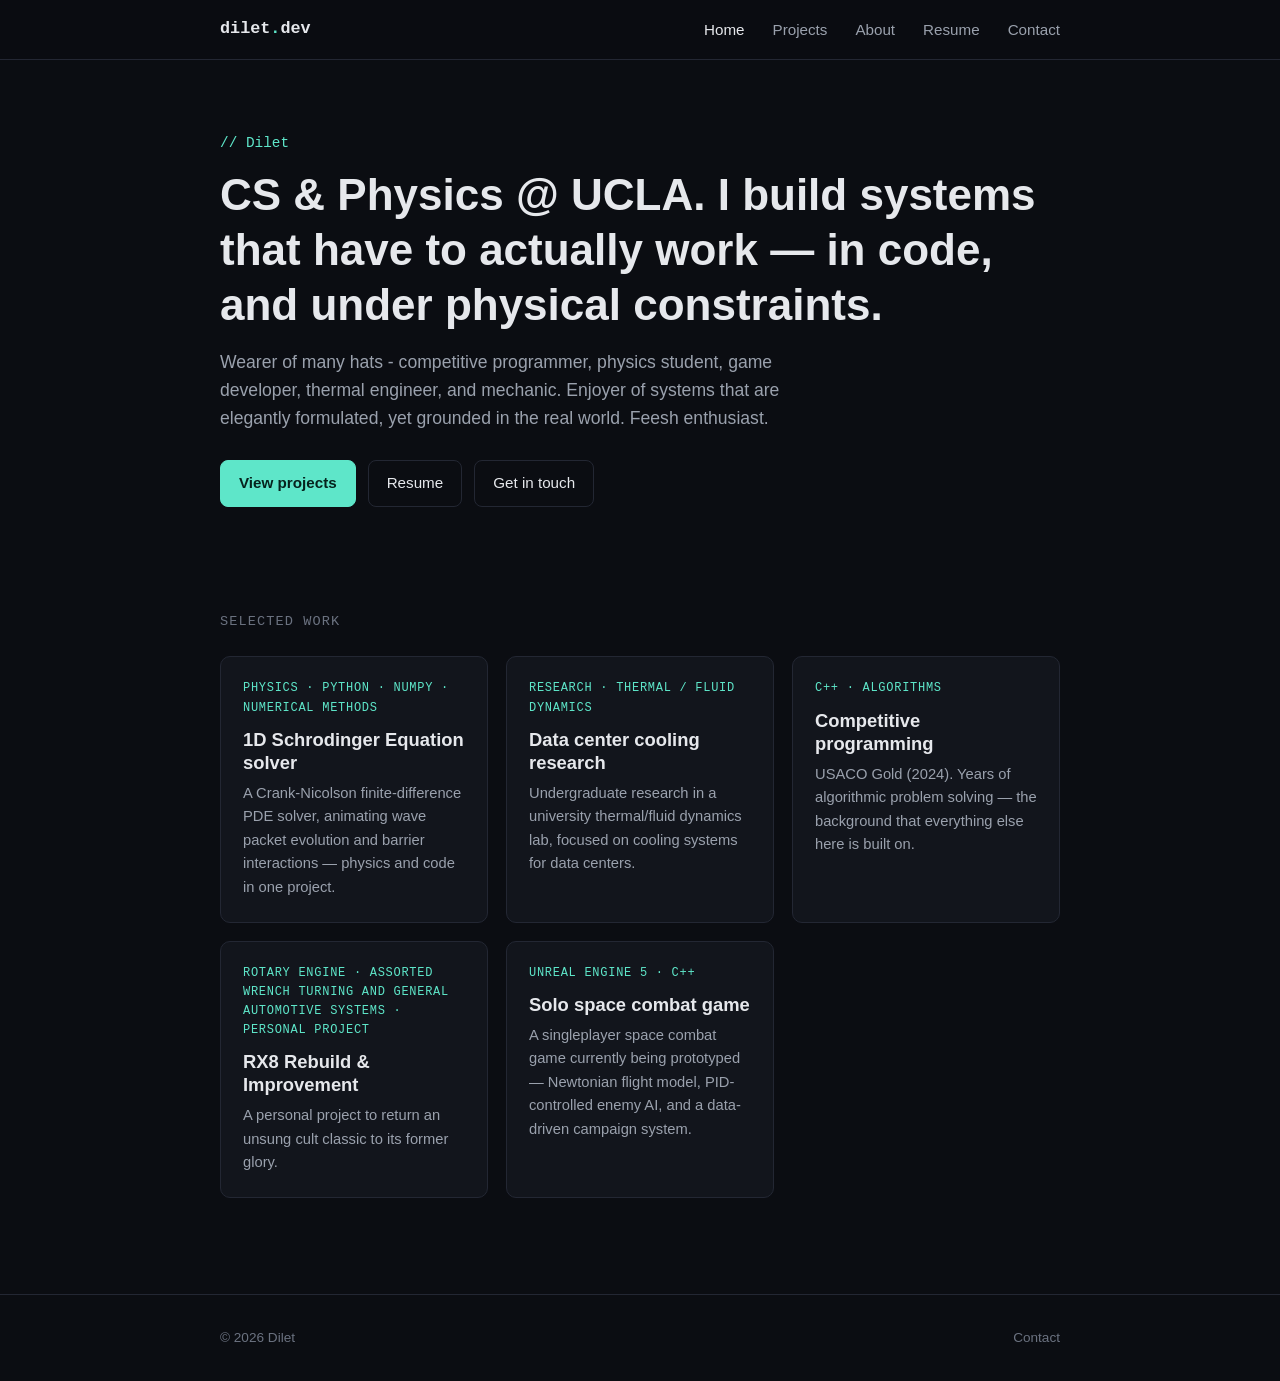
<file: index.html>
<!DOCTYPE html>
<html lang="en">
<head>
  <meta charset="UTF-8">
  <meta name="viewport" content="width=device-width, initial-scale=1.0">
  <title>Dilet</title>
  <meta name="description" content="Dilet — CS &amp; Physics student at UCLA. Competitive programming, systems-driven game development, and thermal engineering research.">
  <link rel="stylesheet" href="css/style.css">
</head>
<body>

  <header class="site-header">
    <nav class="nav">
      <a class="nav-logo" href="index.html">dilet<span class="dot">.</span>dev</a>
      <button class="nav-toggle" aria-label="Toggle navigation" aria-expanded="false">&#9776;</button>
      <ul class="nav-links">
        <li><a href="index.html" aria-current="page">Home</a></li>
        <li><a href="projects/index.html">Projects</a></li>
        <li><a href="about.html">About</a></li>
        <li><a href="resume.html">Resume</a></li>
        <li><a href="contact.html">Contact</a></li>
      </ul>
    </nav>
  </header>

  <main>
    <section class="hero">
      <div class="wrap">
        <div class="hero-eyebrow">// Dilet</div>
        <h1>CS &amp; Physics @ UCLA. I build systems that have to actually work — in code, and under physical constraints.</h1>
        <p class="lede">
          Wearer of many hats - competitive programmer, physics student, game developer, thermal engineer, and mechanic. Enjoyer of systems that are elegantly formulated, yet grounded in the real world. Feesh enthusiast.
        </p>
        <div class="cta-row">
          <a class="btn btn-primary" href="projects/index.html">View projects</a>
          <a class="btn" href="resume.html">Resume</a>
          <a class="btn" href="contact.html">Get in touch</a>
        </div>
      </div>
    </section>

    <section>
      <div class="wrap">
        <div class="section-title">Selected work</div>
        <div class="card-grid">

          <a class="card" href="projects/schrodinger-solver.html">
            <span class="tag">Physics · Python · Numpy · Numerical Methods</span>
            <h3>1D Schrodinger Equation solver</h3>
            <p>A Crank-Nicolson finite-difference PDE solver, animating wave packet evolution and barrier interactions — physics and code in one project.</p>
          </a>

          <a class="card" href="projects/research.html">
            <span class="tag">Research · Thermal / Fluid Dynamics</span>
            <h3>Data center cooling research</h3>
            <p>Undergraduate research in a university thermal/fluid dynamics lab, focused on
              cooling systems for data centers.</p>
          </a>

          <a class="card" href="projects/competitive-programming.html">
            <span class="tag">C++ · Algorithms</span>
            <h3>Competitive programming</h3>
            <p>USACO Gold (2024). Years of algorithmic problem solving — the background that
              everything else here is built on.</p>
          </a>

          <a class="card" href="projects/rx8.html">
            <span class="tag">Rotary Engine · Assorted Wrench Turning and General Automotive Systems · Personal Project</span>
            <h3>RX8 Rebuild & Improvement</h3>
            <p>A personal project to return an unsung cult classic to its former glory.</p>
          </a>
          
          <a class="card" href="projects/space-game.html">
            <span class="tag">Unreal Engine 5 · C++</span>
            <h3>Solo space combat game</h3>
            <p>A singleplayer space combat game currently being prototyped — Newtonian
              flight model, PID-controlled enemy AI, and a data-driven campaign system.</p>
          </a>
        </div>
      </div>
    </section>
  </main>

  <footer class="site-footer">
    <div class="wrap">
      <span>&copy; <span id="year"></span> Dilet</span>
      <span><a href="contact.html">Contact</a></span>
    </div>
  </footer>

  <script src="js/main.js"></script>
  <script>document.getElementById("year").textContent = new Date().getFullYear();</script>
</body>
</html>
</file>
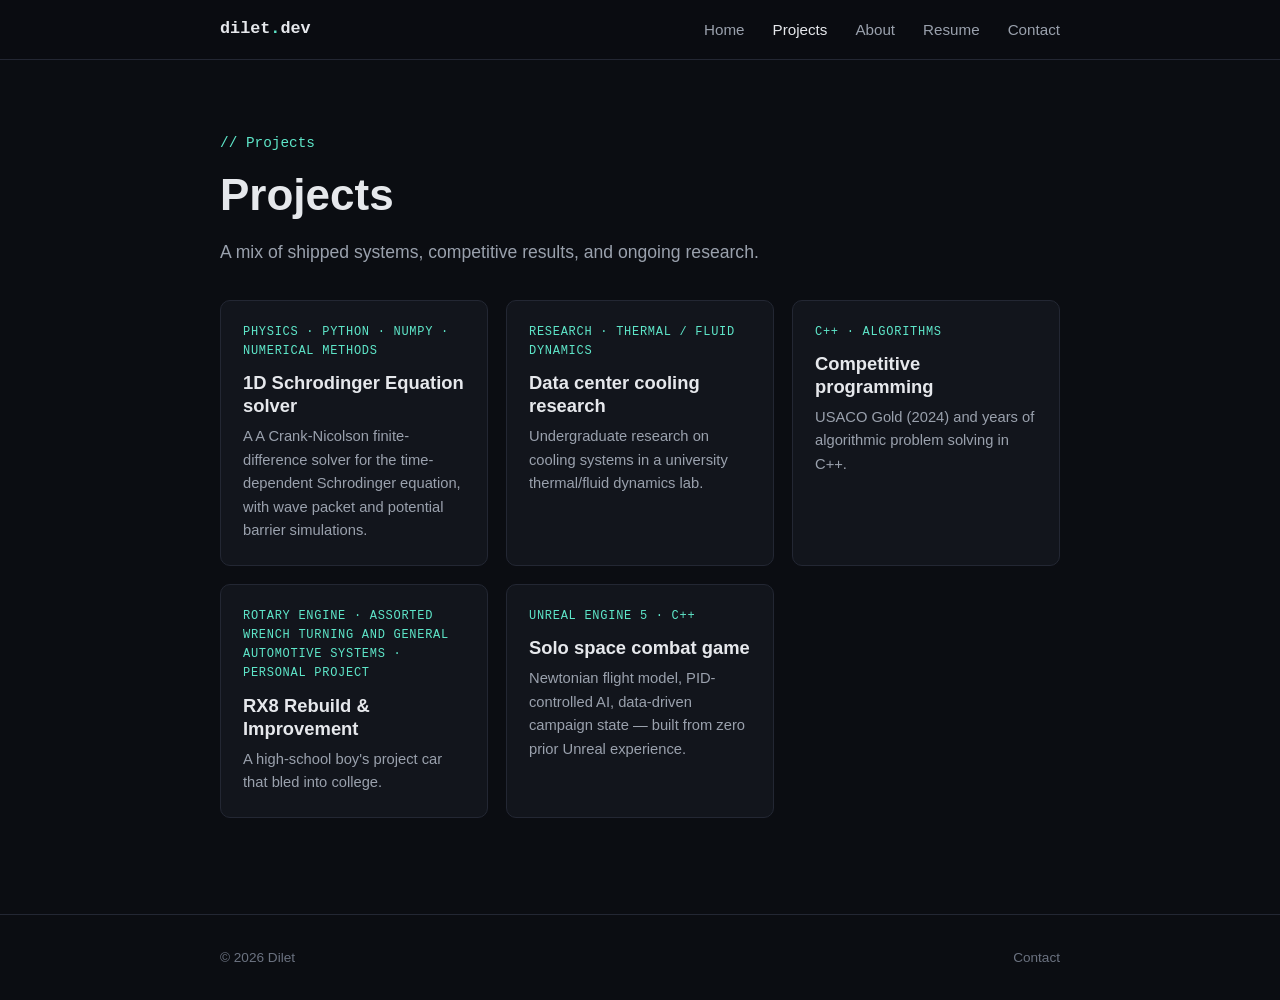
<file: projects/index.html>
<!DOCTYPE html>
<html lang="en">
<head>
  <meta charset="UTF-8">
  <meta name="viewport" content="width=device-width, initial-scale=1.0">
  <title>Projects — Dilet</title>
  <meta name="description" content="Projects by Dilet — game development, competitive programming, and research.">
  <link rel="stylesheet" href="../css/style.css">
</head>
<body>

  <header class="site-header">
    <nav class="nav">
      <a class="nav-logo" href="../index.html">dilet<span class="dot">.</span>dev</a>
      <button class="nav-toggle" aria-label="Toggle navigation" aria-expanded="false">&#9776;</button>
      <ul class="nav-links">
        <li><a href="../index.html">Home</a></li>
        <li><a href="index.html" aria-current="page">Projects</a></li>
        <li><a href="../about.html">About</a></li>
        <li><a href="../resume.html">Resume</a></li>
        <li><a href="../contact.html">Contact</a></li>
      </ul>
    </nav>
  </header>

  <main>
    <section class="hero" style="padding-bottom: 8px;">
      <div class="wrap">
        <div class="hero-eyebrow">// Projects</div>
        <h1>Projects</h1>
        <p class="lede">A mix of shipped systems, competitive results, and ongoing research.</p>
      </div>
    </section>

    <section style="padding-top: 8px;">
      <div class="wrap">
        <div class="card-grid">

          <a class="card" href="schrodinger-solver.html">
            <span class="tag">Physics · Python · Numpy · Numerical Methods</span>
            <h3>1D Schrodinger Equation solver</h3>
            <p>A A Crank-Nicolson finite-difference solver for the time-dependent Schrodinger equation, with wave packet and potential barrier simulations.</p>
          </a>

          <a class="card" href="research.html">
            <span class="tag">Research · Thermal / Fluid Dynamics</span>
            <h3>Data center cooling research</h3>
            <p>Undergraduate research on cooling systems in a university thermal/fluid dynamics
              lab.</p>
          </a>

          <a class="card" href="competitive-programming.html">
            <span class="tag">C++ · Algorithms</span>
            <h3>Competitive programming</h3>
            <p>USACO Gold (2024) and years of algorithmic problem solving in C++.</p>
          </a>

          <a class="card" href="rx8.html">
            <span class="tag">Rotary Engine · Assorted Wrench Turning and General Automotive Systems · Personal Project</span>
            <h3>RX8 Rebuild & Improvement</h3>
            <p>A high-school boy's project car that bled into college.</p>
          </a>
          
          <a class="card" href="space-game.html">
            <span class="tag">Unreal Engine 5 · C++</span>
            <h3>Solo space combat game</h3>
            <p>Newtonian flight model, PID-controlled AI, data-driven campaign state — built from
              zero prior Unreal experience.</p>
          </a>
          
        </div>
      </div>
    </section>
  </main>

  <footer class="site-footer">
    <div class="wrap">
      <span>&copy; <span id="year"></span> Dilet</span>
      <span><a href="../contact.html">Contact</a></span>
    </div>
  </footer>

  <script src="../js/main.js"></script>
  <script>document.getElementById("year").textContent = new Date().getFullYear();</script>
</body>
</html>
</file>
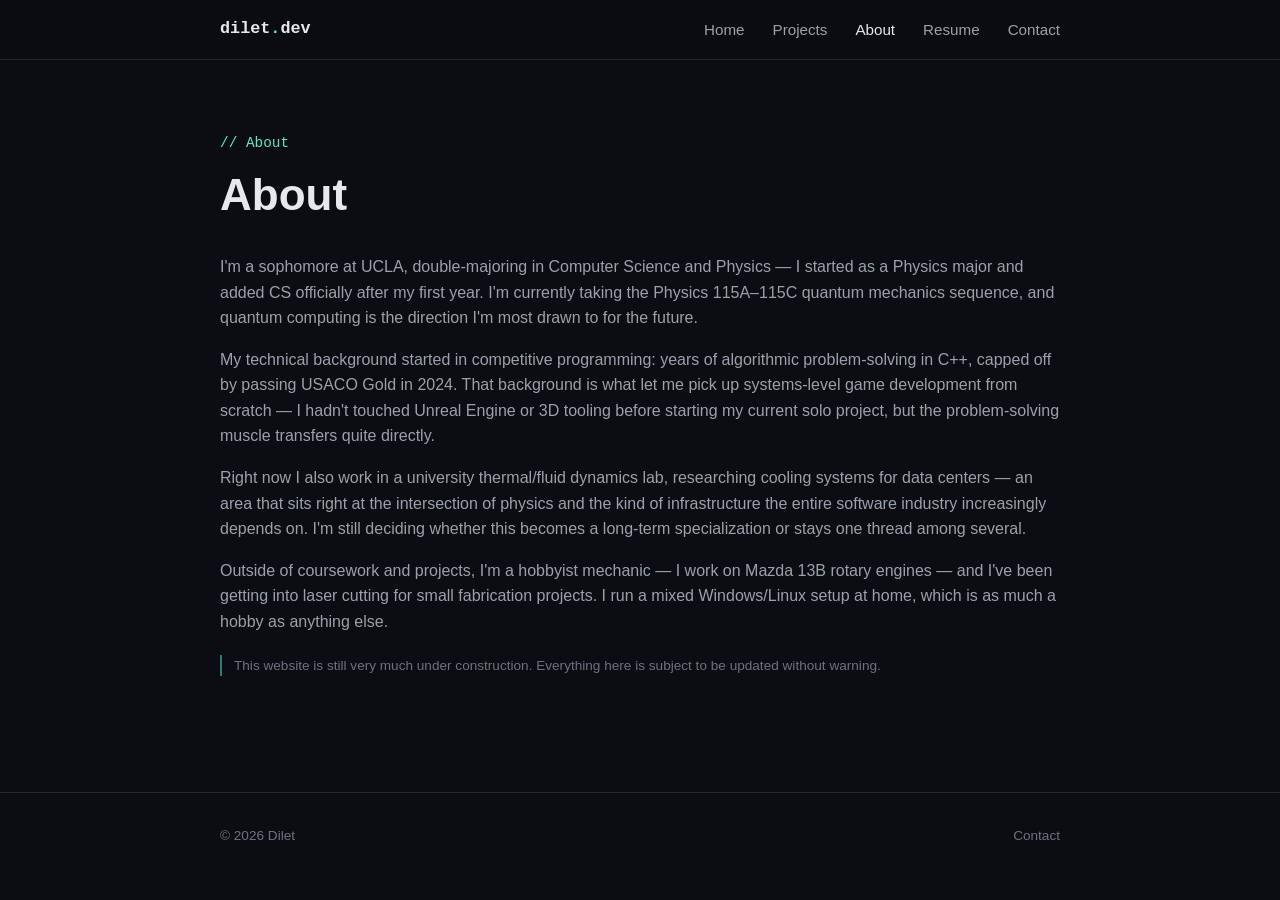
<file: about.html>
<!DOCTYPE html>
<html lang="en">
<head>
  <meta charset="UTF-8">
  <meta name="viewport" content="width=device-width, initial-scale=1.0">
  <title>About — Dilet</title>
  <meta name="description" content="About Dilet — background, coursework, and current focus.">
  <link rel="stylesheet" href="css/style.css">
</head>
<body>

  <header class="site-header">
    <nav class="nav">
      <a class="nav-logo" href="index.html">dilet<span class="dot">.</span>dev</a>
      <button class="nav-toggle" aria-label="Toggle navigation" aria-expanded="false">&#9776;</button>
      <ul class="nav-links">
        <li><a href="index.html">Home</a></li>
        <li><a href="projects/index.html">Projects</a></li>
        <li><a href="about.html" aria-current="page">About</a></li>
        <li><a href="resume.html">Resume</a></li>
        <li><a href="contact.html">Contact</a></li>
      </ul>
    </nav>
  </header>

  <main>
    <section class="hero" style="padding-bottom: 8px;">
      <div class="wrap">
        <div class="hero-eyebrow">// About</div>
        <h1>About</h1>
      </div>
    </section>

    <section style="padding-top: 8px;">
      <div class="wrap">
        <p>
          I'm a sophomore at UCLA, double-majoring in Computer Science and Physics — I started
          as a Physics major and added CS officially after my first year. I'm currently taking
          the Physics 115A–115C quantum mechanics sequence, and quantum computing is the direction
          I'm most drawn to for the future.
        </p>
        <p>
          My technical background started in competitive programming: years of algorithmic
          problem-solving in C++, capped off by passing USACO Gold in 2024. That background is
          what let me pick up systems-level game development from scratch — I hadn't touched
          Unreal Engine or 3D tooling before starting my current solo project, but the
          problem-solving muscle transfers quite directly.
        </p>
        <p>
          Right now I also work in a university thermal/fluid dynamics lab, researching cooling
          systems for data centers — an area that sits right at the intersection of physics and
          the kind of infrastructure the entire software industry increasingly depends on. I'm
          still deciding whether this becomes a long-term specialization or stays one thread among
          several.
        </p>
        <p>
          Outside of coursework and projects, I'm a hobbyist mechanic — I work on Mazda 13B rotary
          engines — and I've been getting into laser cutting for small fabrication projects. I run
          a mixed Windows/Linux setup at home, which is as much a hobby as anything else.
        </p>

        <div class="placeholder-note">
          This website is still very much under construction. Everything here is subject to be updated without warning. 
        </div>
      </div>
    </section>
  </main>

  <footer class="site-footer">
    <div class="wrap">
      <span>&copy; <span id="year"></span> Dilet</span>
      <span><a href="contact.html">Contact</a></span>
    </div>
  </footer>

  <script src="js/main.js"></script>
  <script>document.getElementById("year").textContent = new Date().getFullYear();</script>
</body>
</html>
</file>
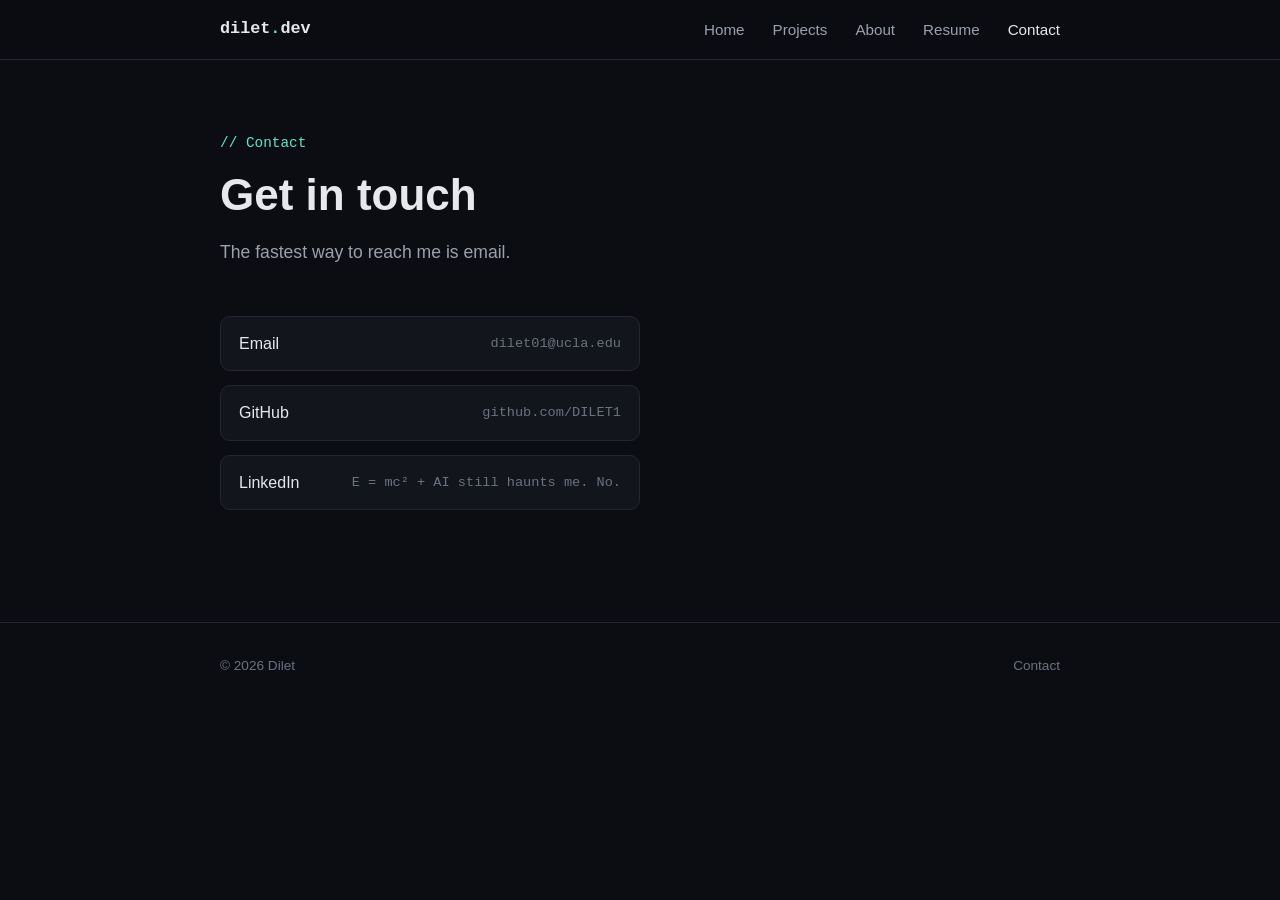
<file: contact.html>
<!DOCTYPE html>
<html lang="en">
<head>
  <meta charset="UTF-8">
  <meta name="viewport" content="width=device-width, initial-scale=1.0">
  <title>Contact — Dilet</title>
  <meta name="description" content="Get in touch with Dilet.">
  <link rel="stylesheet" href="css/style.css">
</head>
<body>

  <header class="site-header">
    <nav class="nav">
      <a class="nav-logo" href="index.html">dilet<span class="dot">.</span>dev</a>
      <button class="nav-toggle" aria-label="Toggle navigation" aria-expanded="false">&#9776;</button>
      <ul class="nav-links">
        <li><a href="index.html">Home</a></li>
        <li><a href="projects/index.html">Projects</a></li>
        <li><a href="about.html">About</a></li>
        <li><a href="resume.html">Resume</a></li>
        <li><a href="contact.html" aria-current="page">Contact</a></li>
      </ul>
    </nav>
  </header>

  <main>
    <section class="hero" style="padding-bottom: 8px;">
      <div class="wrap">
        <div class="hero-eyebrow">// Contact</div>
        <h1>Get in touch</h1>
        <p class="lede">The fastest way to reach me is email.</p>
      </div>
    </section>

    <section style="padding-top: 8px;">
      <div class="wrap">
        <ul class="contact-list">
          <li>
            <a href="mailto:dilet01@ucla.edu">
              <span>Email</span>
              <span class="label">dilet01@ucla.edu</span>
            </a>
          </li>
          <li>
            <a href="https://github.com/DILET1" target="_blank" rel="noopener">
              <span>GitHub</span>
              <span class="label">github.com/DILET1</span>
            </a>
          </li>
          <li>
            <a href="https://linkedin.com" target="_blank" rel="noopener">
              <span>LinkedIn</span>
              <span class="label">E = mc² + AI still haunts me. No.</span>
            </a>
          </li>
        </ul>
      </div>
    </section>
  </main>

  <footer class="site-footer">
    <div class="wrap">
      <span>&copy; <span id="year"></span> Dilet</span>
      <span><a href="contact.html">Contact</a></span>
    </div>
  </footer>

  <script src="js/main.js"></script>
  <script>document.getElementById("year").textContent = new Date().getFullYear();</script>
</body>
</html>
</file>
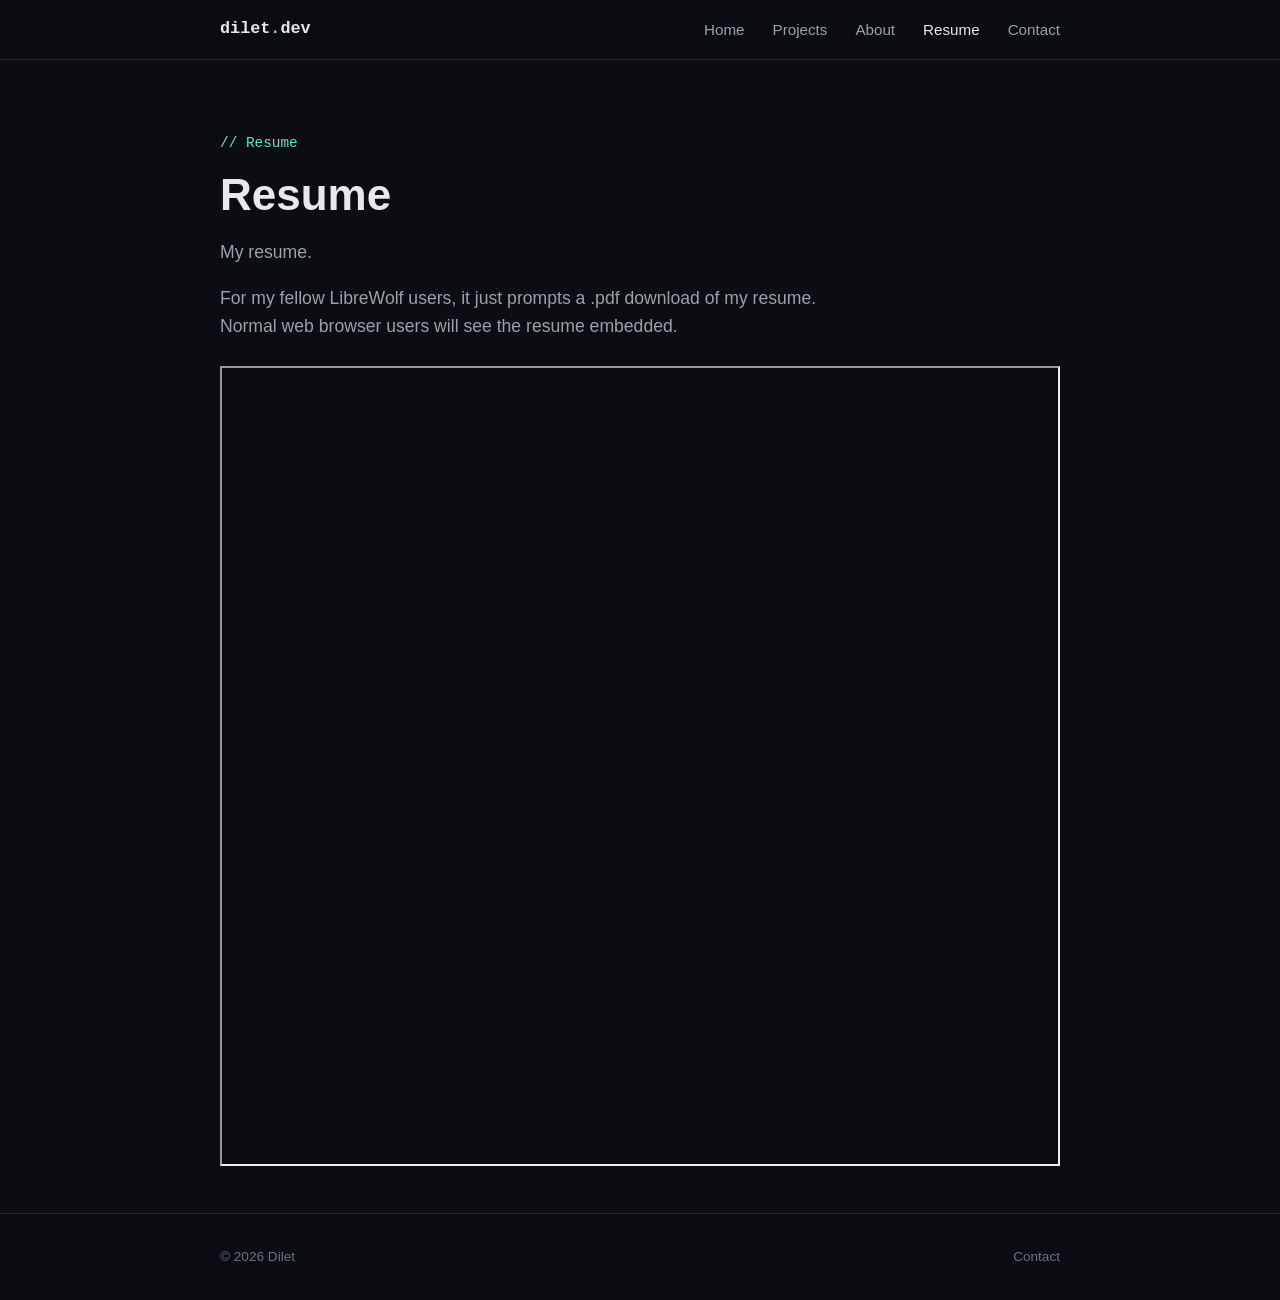
<file: resume.html>
<!DOCTYPE html>
<html lang="en">
<head>
  <meta charset="UTF-8">
  <meta name="viewport" content="width=device-width, initial-scale=1.0">
  <title>Resume — Dilet</title>
  <meta name="description" content="Resume and downloadable CV for Dilet.">
  <link rel="stylesheet" href="css/style.css">
</head>
<body>

  <header class="site-header">
    <nav class="nav">
      <a class="nav-logo" href="index.html">dilet<span class="dot">.</span>dev</a>
      <button class="nav-toggle" aria-label="Toggle navigation" aria-expanded="false">&#9776;</button>
      <ul class="nav-links">
        <li><a href="index.html">Home</a></li>
        <li><a href="projects/index.html">Projects</a></li>
        <li><a href="about.html">About</a></li>
        <li><a href="resume.html" aria-current="page">Resume</a></li>
        <li><a href="contact.html">Contact</a></li>
      </ul>
    </nav>
  </header>

  <main>
    <section class="hero" style="padding-bottom: 8px;">
      <div class="wrap">
        <div class="hero-eyebrow">// Resume</div>
        <h1>Resume</h1>
        <p class="lede">My resume.</p>
        <p class="lede">For my fellow LibreWolf users, it just prompts a .pdf download of my resume. Normal web browser users will see the resume embedded.</p>
      </div>
    </section>
    <section class = "wrap">
      <div class="resume-container">
        <iframe src="/assets/resume.pdf" width="100%" height="800px"></iframe>
      </div>
  </main>

  <footer class="site-footer">
    <div class="wrap">
      <span>&copy; <span id="year"></span> Dilet</span>
      <span><a href="contact.html">Contact</a></span>
    </div>
  </footer>

  <script src="js/main.js"></script>
  <script>document.getElementById("year").textContent = new Date().getFullYear();</script>
</body>
</html>
</file>
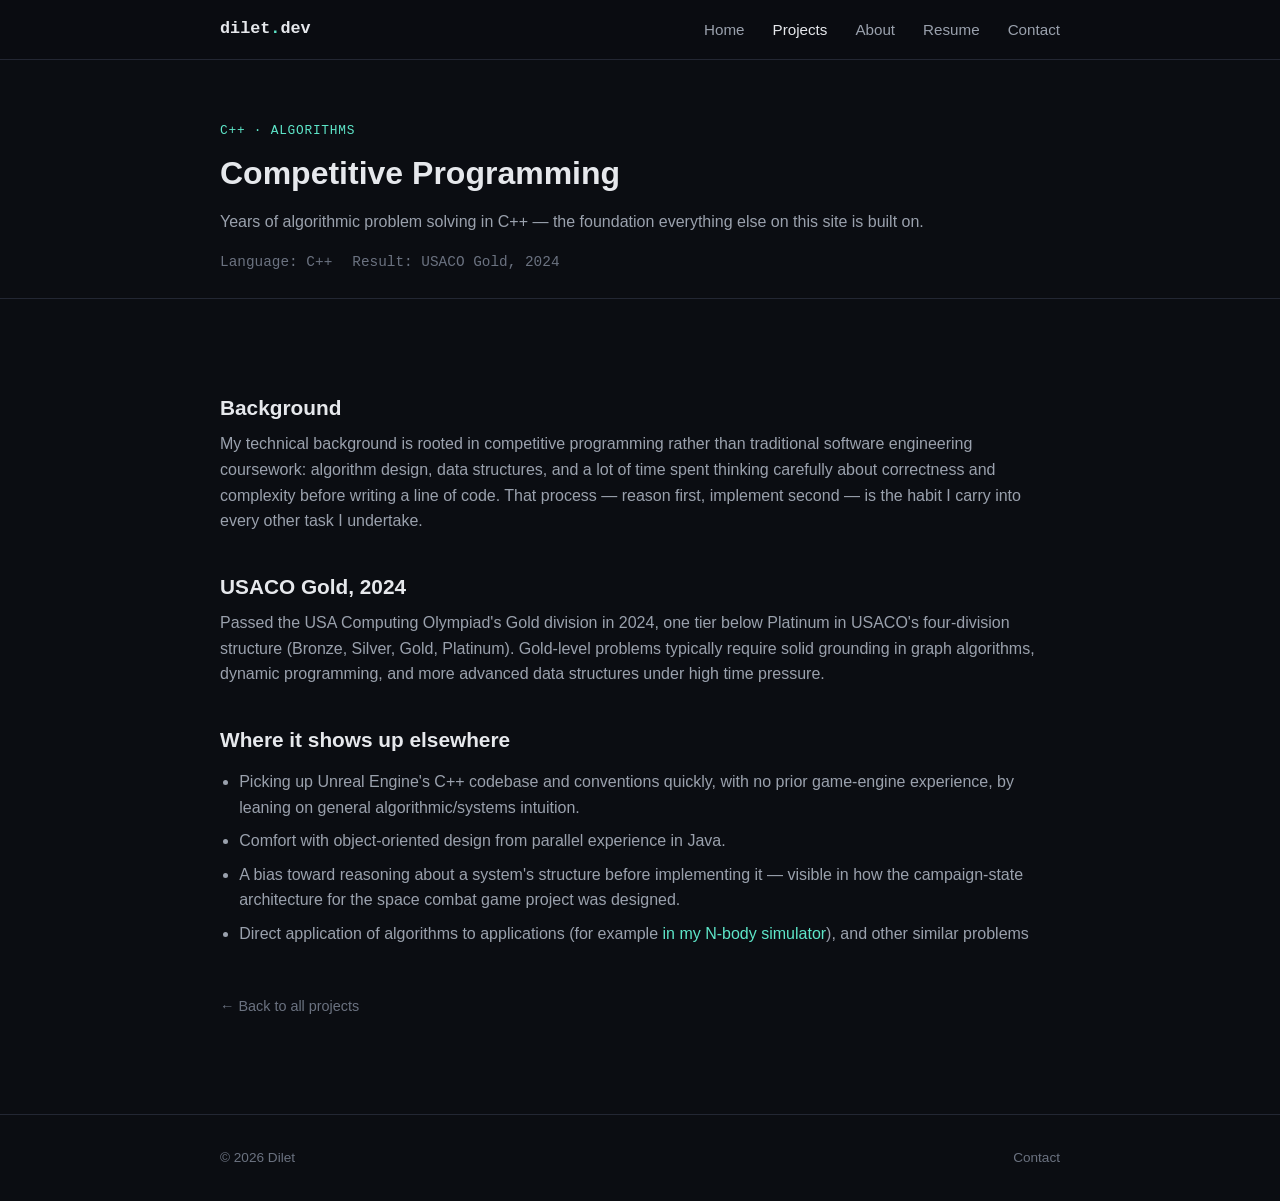
<file: projects/competitive-programming.html>
<!DOCTYPE html>
<html lang="en">
<head>
  <meta charset="UTF-8">
  <meta name="viewport" content="width=device-width, initial-scale=1.0">
  <title>Competitive Programming — Dilet</title>
  <meta name="description" content="Competitive programming background — USACO Gold and algorithmic problem solving in C++.">
  <link rel="stylesheet" href="../css/style.css">
</head>
<body>

  <header class="site-header">
    <nav class="nav">
      <a class="nav-logo" href="../index.html">dilet<span class="dot">.</span>dev</a>
      <button class="nav-toggle" aria-label="Toggle navigation" aria-expanded="false">&#9776;</button>
      <ul class="nav-links">
        <li><a href="../index.html">Home</a></li>
        <li><a href="index.html" aria-current="page">Projects</a></li>
        <li><a href="../about.html">About</a></li>
        <li><a href="../resume.html">Resume</a></li>
        <li><a href="../contact.html">Contact</a></li>
      </ul>
    </nav>
  </header>

  <main>
    <div class="project-header">
      <div class="wrap">
        <span class="tag">C++ · Algorithms</span>
        <h1>Competitive Programming</h1>
        <p>Years of algorithmic problem solving in C++ — the foundation everything else on this
          site is built on.</p>
        <div class="meta-row">
          <span>Language: C++</span>
          <span>Result: USACO Gold, 2024</span>
        </div>
      </div>
    </div>

    <section>
      <div class="wrap project-body">

        <h2>Background</h2>
        <p>
          My technical background is rooted in competitive programming rather than traditional
          software engineering coursework: algorithm design, data structures, and a lot of time
          spent thinking carefully about correctness and complexity before writing a line of
          code. That process — reason first, implement second — is the habit I carry into every
          other task I undertake.
        </p>

        <h2>USACO Gold, 2024</h2>
        <p>
          Passed the USA Computing Olympiad's Gold division in 2024, one tier below Platinum in
          USACO's four-division structure (Bronze, Silver, Gold, Platinum). Gold-level problems
          typically require solid grounding in graph algorithms, dynamic programming, and more
          advanced data structures under high time pressure.
        </p>

        <h2>Where it shows up elsewhere</h2>
        <ul>
          <li>Picking up Unreal Engine's C++ codebase and conventions quickly, with no prior
            game-engine experience, by leaning on general algorithmic/systems intuition.</li>
          <li>Comfort with object-oriented design from parallel experience in Java.</li>
          <li>A bias toward reasoning about a system's structure before implementing it — visible
            in how the campaign-state architecture for the space combat game project was
            designed.</li>
          <li>
            Direct application of algorithms to applications (for example <a href="https://github.com/DILET1/PointBalls">in my N-body simulator</a>), 
            and other similar problems
          </li>
        </ul>
        <a class="back-link" href="index.html">&larr; Back to all projects</a>
      </div>
    </section>
  </main>

  <footer class="site-footer">
    <div class="wrap">
      <span>&copy; <span id="year"></span> Dilet</span>
      <span><a href="../contact.html">Contact</a></span>
    </div>
  </footer>

  <script src="../js/main.js"></script>
  <script>document.getElementById("year").textContent = new Date().getFullYear();</script>
</body>
</html>
</file>
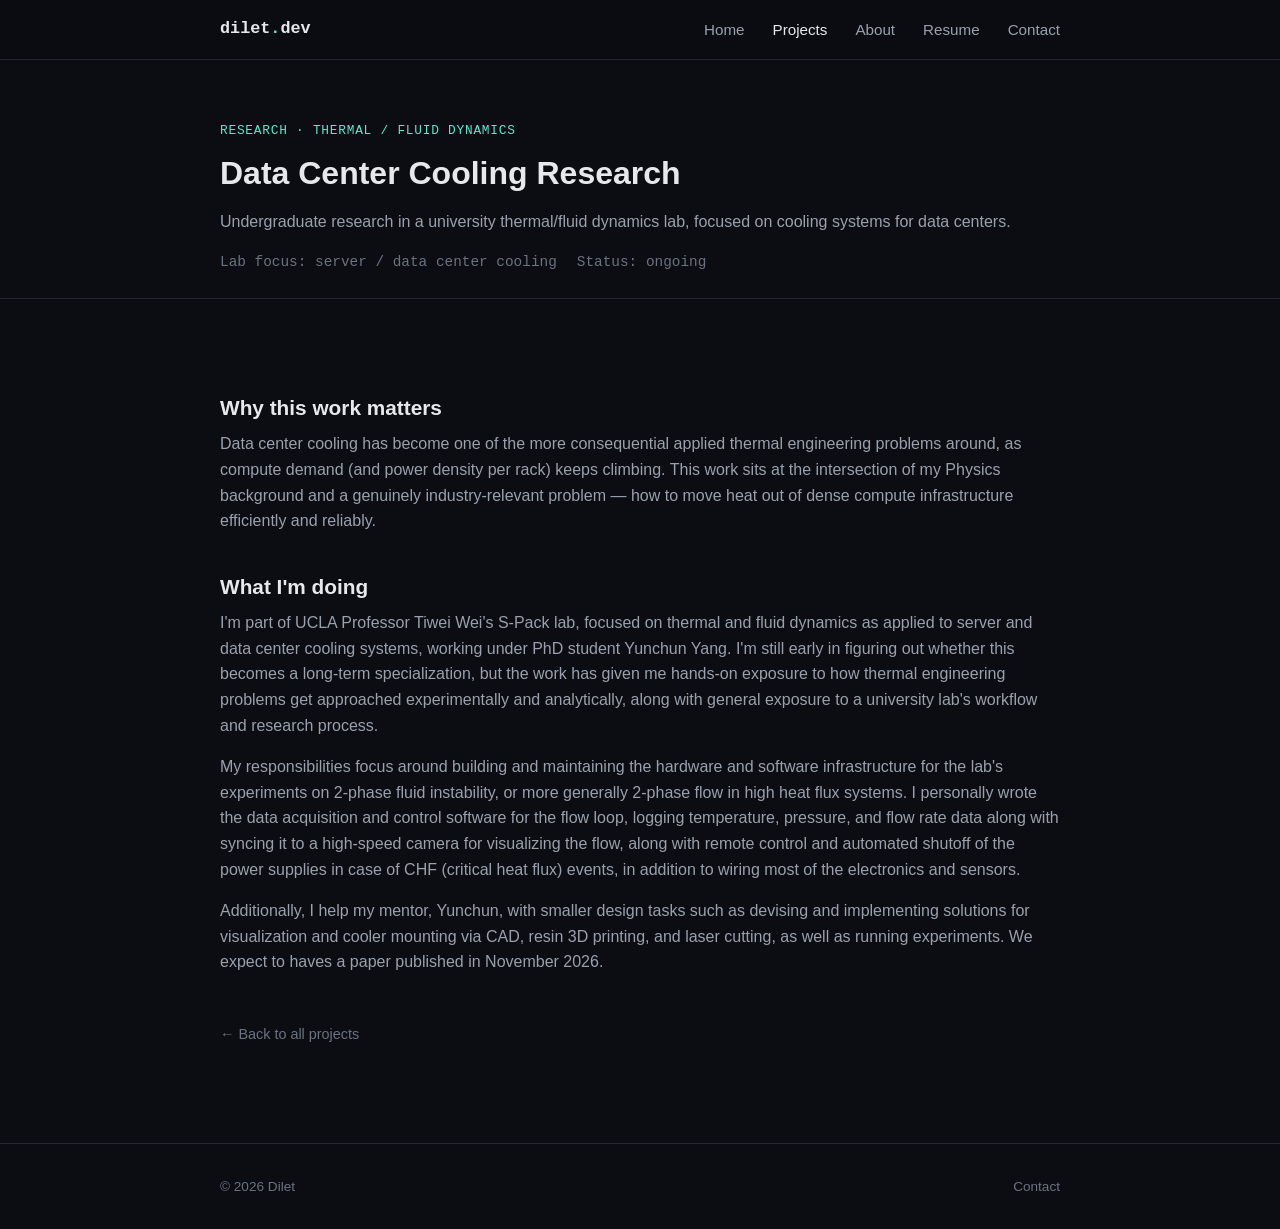
<file: projects/research.html>
<!DOCTYPE html>
<html lang="en">
<head>
  <meta charset="UTF-8">
  <meta name="viewport" content="width=device-width, initial-scale=1.0">
  <title>Data Center Cooling Research — Dilet</title>
  <meta name="description" content="Undergraduate research in a university thermal/fluid dynamics lab, focused on data center cooling.">
  <link rel="stylesheet" href="../css/style.css">
</head>
<body>

  <header class="site-header">
    <nav class="nav">
      <a class="nav-logo" href="../index.html">dilet<span class="dot">.</span>dev</a>
      <button class="nav-toggle" aria-label="Toggle navigation" aria-expanded="false">&#9776;</button>
      <ul class="nav-links">
        <li><a href="../index.html">Home</a></li>
        <li><a href="index.html" aria-current="page">Projects</a></li>
        <li><a href="../about.html">About</a></li>
        <li><a href="../resume.html">Resume</a></li>
        <li><a href="../contact.html">Contact</a></li>
      </ul>
    </nav>
  </header>

  <main>
    <div class="project-header">
      <div class="wrap">
        <span class="tag">Research · Thermal / Fluid Dynamics</span>
        <h1>Data Center Cooling Research</h1>
        <p>Undergraduate research in a university thermal/fluid dynamics lab, focused on cooling
          systems for data centers.</p>
        <div class="meta-row">
          <span>Lab focus: server / data center cooling</span>
          <span>Status: ongoing</span>
        </div>
      </div>
    </div>

    <section>
      <div class="wrap project-body">

        <h2>Why this work matters</h2>
        <p>
          Data center cooling has become one of the more consequential applied thermal
          engineering problems around, as compute demand (and power density per rack) keeps
          climbing. This work sits at the intersection of my Physics background and a genuinely
          industry-relevant problem — how to move heat out of dense compute infrastructure
          efficiently and reliably.
        </p>

        <h2>What I'm doing</h2>
        <p>
          I'm part of UCLA Professor Tiwei Wei's S-Pack lab, focused on thermal and fluid dynamics as applied to server
          and data center cooling systems, working under PhD student Yunchun Yang. I'm still early in figuring out whether this becomes a
          long-term specialization, but the work has given me hands-on exposure to how thermal
          engineering problems get approached experimentally and analytically, along with general exposure to a university lab's workflow and research process.
        </p>

        <p>
          My responsibilities focus around building and maintaining the hardware and software infrastructure for the lab's experiments on 2-phase fluid instability, or more generally 2-phase flow in high heat flux systems.
          I personally wrote the data acquisition and control software for the flow loop, logging temperature, pressure, and flow rate data along with syncing it to a high-speed camera for visualizing the flow, along with
          remote control and automated shutoff of the power supplies in case of CHF (critical heat flux) events, in addition to wiring most of the electronics and sensors. 
        </p>
        <p>
          Additionally, I help my mentor, Yunchun, with smaller design tasks such as devising and implementing solutions for visualization and cooler mounting via CAD, resin 3D printing, and laser cutting, as well as running
          experiments. We expect to haves a paper published in November 2026.
        </p>

        <a class="back-link" href="index.html">&larr; Back to all projects</a>
      </div>
    </section>
  </main>

  <footer class="site-footer">
    <div class="wrap">
      <span>&copy; <span id="year"></span> Dilet</span>
      <span><a href="../contact.html">Contact</a></span>
    </div>
  </footer>

  <script src="../js/main.js"></script>
  <script>document.getElementById("year").textContent = new Date().getFullYear();</script>
</body>
</html>
</file>
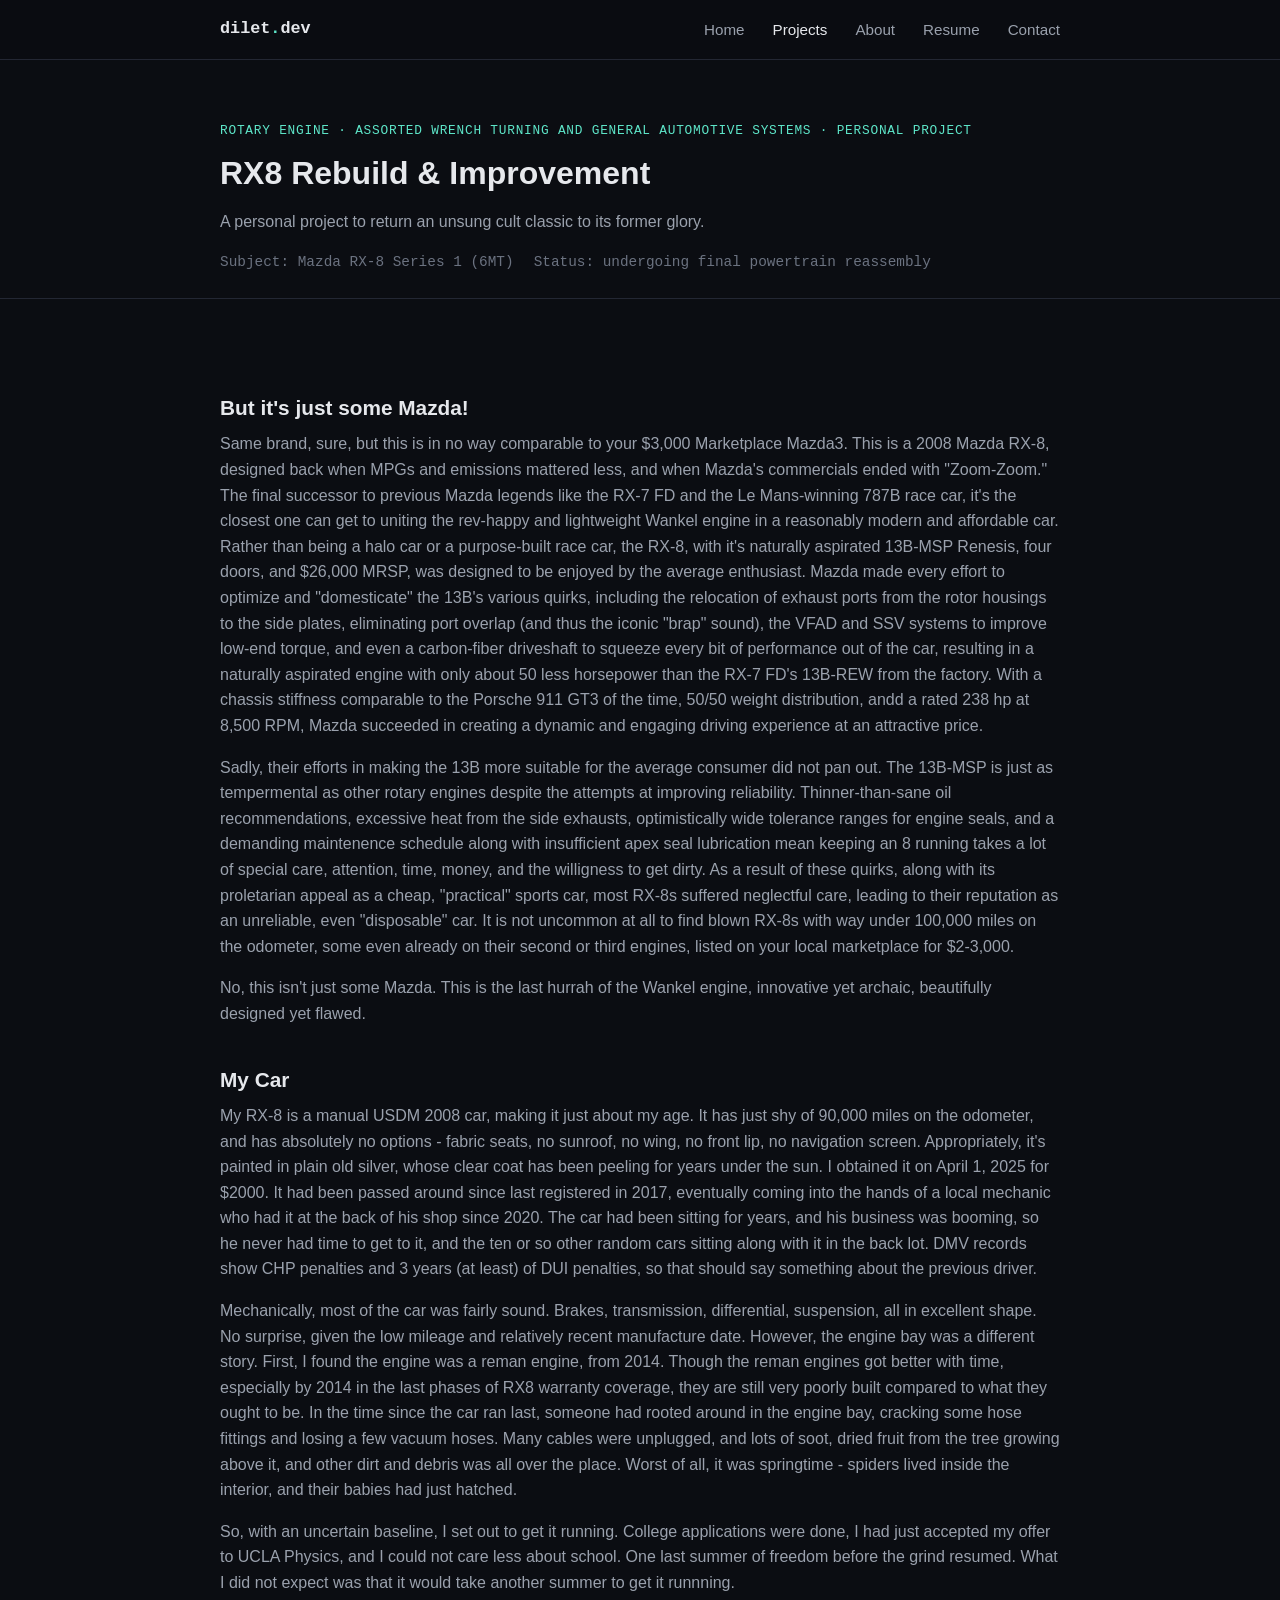
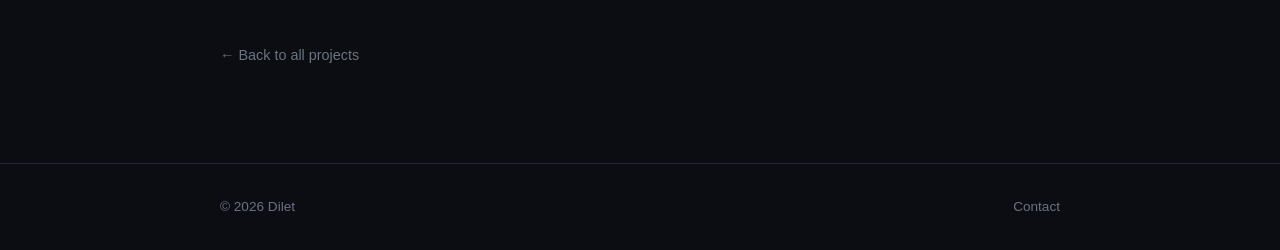
<file: projects/rx8.html>
<!DOCTYPE html>
<html lang="en">
<head>
  <meta charset="UTF-8">
  <meta name="viewport" content="width=device-width, initial-scale=1.0">
  <title>RX8 Rebuild & Improvemnt Project — Dilet</title>
  <meta name="description" content="Every young boy needs a project car after all...">
  <link rel="stylesheet" href="../css/style.css">
</head>
<body>

  <header class="site-header">
    <nav class="nav">
      <a class="nav-logo" href="../index.html">dilet<span class="dot">.</span>dev</a>
      <button class="nav-toggle" aria-label="Toggle navigation" aria-expanded="false">&#9776;</button>
      <ul class="nav-links">
        <li><a href="../index.html">Home</a></li>
        <li><a href="index.html" aria-current="page">Projects</a></li>
        <li><a href="../about.html">About</a></li>
        <li><a href="../resume.html">Resume</a></li>
        <li><a href="../contact.html">Contact</a></li>
      </ul>
    </nav>
  </header>

  <main>
    <div class="project-header">
      <div class="wrap">
        <span class="tag">Rotary Engine · Assorted Wrench Turning and General Automotive Systems · Personal Project</span>
        <h1>RX8 Rebuild & Improvement</h1>
        <p>A personal project to return an unsung cult classic to its former glory.</p>
        <div class="meta-row">
          <span>Subject: Mazda RX-8 Series 1 (6MT)</span>
          <span>Status: undergoing final powertrain reassembly</span>
        </div>
      </div>
    </div>

    <section>
      <div class="wrap project-body">

        <h2>But it's just some Mazda!</h2>
        <p>
          Same brand, sure, but this is in no way comparable to your $3,000 Marketplace Mazda3. 
          This is a 2008 Mazda RX-8, designed back when MPGs and emissions mattered less, and when Mazda's commercials
          ended with "Zoom-Zoom." The final successor to previous Mazda legends like the RX-7 FD and the Le Mans-winning 787B race car, it's the closest one can get to
          uniting the rev-happy and lightweight Wankel engine in a reasonably modern and affordable car. Rather than being a halo car or a purpose-built race car, the RX-8,
          with it's naturally aspirated 13B-MSP Renesis, four doors, and $26,000 MRSP, was designed to be enjoyed by the average enthusiast. Mazda made every effort to optimize and
          "domesticate" the 13B's various quirks, including the relocation of exhaust ports from the rotor housings to the side plates, eliminating port overlap (and thus the iconic "brap" sound),
          the VFAD and SSV systems to improve low-end torque, and even a carbon-fiber driveshaft to squeeze every bit of performance out of the car, resulting in a naturally aspirated engine with only about 50
          less horsepower than the RX-7 FD's 13B-REW from the factory. With a chassis stiffness comparable to the Porsche 911 GT3 of the time, 50/50 weight distribution, andd a rated 238 hp at 8,500 RPM, Mazda 
          succeeded in creating a dynamic and engaging driving experience at an attractive price.
        </p>
        <p>
          Sadly, their efforts in making the 13B more suitable for the average consumer did not pan out. The 13B-MSP is just as tempermental as other rotary engines despite the attempts at improving reliability.
          Thinner-than-sane oil recommendations, excessive heat from the side exhausts, optimistically wide tolerance ranges for engine seals, and a demanding maintenence schedule along with insufficient apex seal lubrication mean keeping an 8 running
          takes a lot of special care, attention, time, money, and the willigness to get dirty. As a result of these quirks, along with its proletarian appeal as a cheap, "practical" sports car, most RX-8s suffered
          neglectful care, leading to their reputation as an unreliable, even "disposable" car. It is not uncommon at all to find blown RX-8s with way under 100,000 miles on the odometer, some even already on their second or third engines,
          listed on your local marketplace for $2-3,000. 
        </p>
        <p>No, this isn't just some Mazda. This is the last hurrah of the Wankel engine, innovative yet archaic, beautifully designed yet flawed.</p>    
        
        <h2>My Car</h2>
        <p>
          My RX-8 is a manual USDM 2008 car, making it just about my age. It has just shy of 90,000 miles on the odometer, and has absolutely no options - fabric seats, no sunroof, no wing, no front lip, no navigation screen. Appropriately, it's painted
          in plain old silver, whose clear coat has been peeling for years under the sun. I obtained it on April 1, 2025 for $2000. It had been passed around since last registered in 2017, eventually coming into the hands of a local mechanic who had
          it at the back of his shop since 2020. The car had been sitting for years, and his business was booming, so he never had time to get to it, and the ten or so other random cars sitting along with it in the back lot. DMV records show
          CHP penalties and 3 years (at least) of DUI penalties, so that should say something about the previous driver.
        </p>
        <p>
          Mechanically, most of the car was fairly sound. Brakes, transmission, differential, suspension, all in excellent shape. No surprise, given the low mileage and relatively recent manufacture date. However, the engine bay was a different story.
          First, I found the engine was a reman engine, from 2014. Though the reman engines got better with time, especially by 2014 in the last phases of RX8 warranty coverage, they are still very poorly built
          compared to what they ought to be. In the time since the car ran last, someone had rooted around in the engine bay, cracking some hose fittings and losing a few vacuum hoses. Many cables were unplugged, and lots of soot, dried fruit from the tree
          growing above it, and other dirt and debris was all over the place. Worst of all, it was springtime - spiders lived inside the interior, and their babies had just hatched. 
          </p>
          <p>
          So, with an uncertain baseline, I set out to get it running. College applications were done, I had just accepted my offer to UCLA Physics, and I could not care less about school. One last summer of freedom before the grind resumed.
          What I did not expect was that it would take another summer to get it runnning.
        </p>
        <a class="back-link" href="index.html">&larr; Back to all projects</a>
      </div>
    </section>
  </main>

  <footer class="site-footer">
    <div class="wrap">
      <span>&copy; <span id="year"></span> Dilet</span>
      <span><a href="../contact.html">Contact</a></span>
    </div>
  </footer>

  <script src="../js/main.js"></script>
  <script>document.getElementById("year").textContent = new Date().getFullYear();</script>
</body>
</html>
</file>
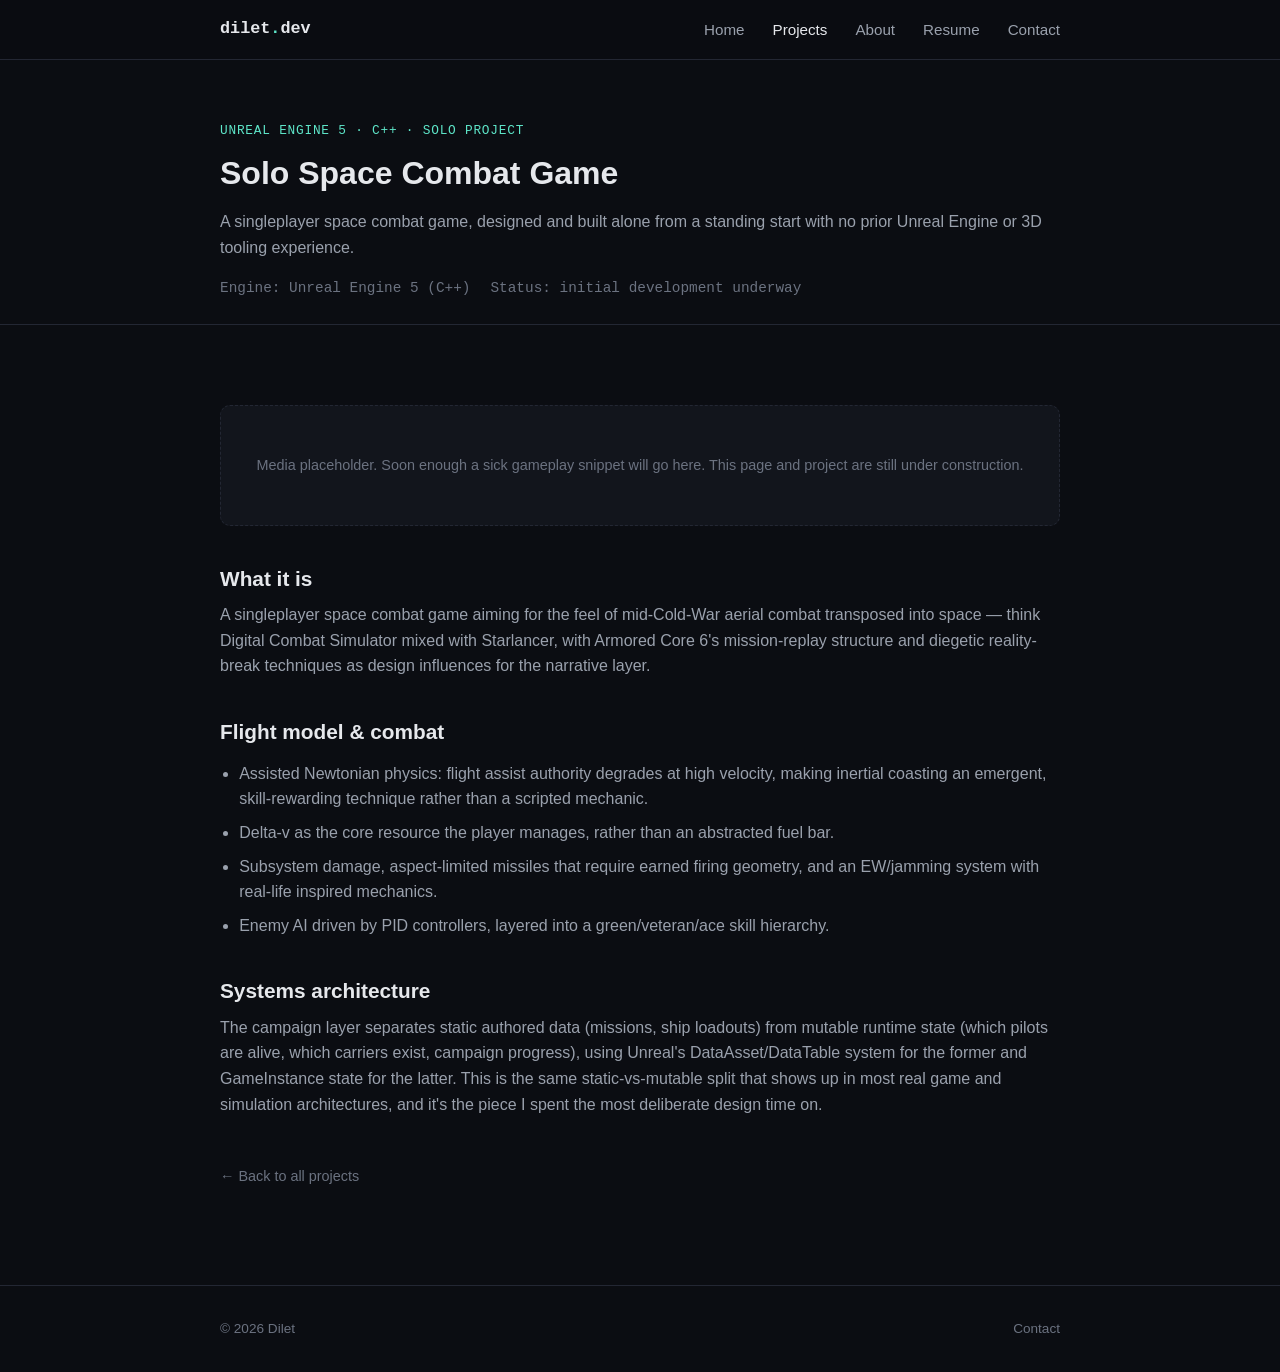
<file: projects/space-game.html>
<!DOCTYPE html>
<html lang="en">
<head>
  <meta charset="UTF-8">
  <meta name="viewport" content="width=device-width, initial-scale=1.0">
  <title>Solo Space Combat Game — Dilet</title>
  <meta name="description" content="A solo-developed singleplayer space combat game built in Unreal Engine 5.">
  <link rel="stylesheet" href="../css/style.css">
</head>
<body>

  <header class="site-header">
    <nav class="nav">
      <a class="nav-logo" href="../index.html">dilet<span class="dot">.</span>dev</a>
      <button class="nav-toggle" aria-label="Toggle navigation" aria-expanded="false">&#9776;</button>
      <ul class="nav-links">
        <li><a href="../index.html">Home</a></li>
        <li><a href="index.html" aria-current="page">Projects</a></li>
        <li><a href="../about.html">About</a></li>
        <li><a href="../resume.html">Resume</a></li>
        <li><a href="../contact.html">Contact</a></li>
      </ul>
    </nav>
  </header>

  <main>
    <div class="project-header">
      <div class="wrap">
        <span class="tag">Unreal Engine 5 · C++ · Solo project</span>
        <h1>Solo Space Combat Game</h1>
        <p>A singleplayer space combat game, designed and built alone from a standing start with
          no prior Unreal Engine or 3D tooling experience.</p>
        <div class="meta-row">
          <span>Engine: Unreal Engine 5 (C++)</span>
          <span>Status: initial development underway</span>
        </div>
      </div>
    </div>

    <section>
      <div class="wrap project-body">

        <div class="media-placeholder">
          Media placeholder. Soon enough a sick gameplay snippet will go here. This page and project are still under construction.
        </div>

        <h2>What it is</h2>
        <p>
          A singleplayer space combat game aiming for the feel of mid-Cold-War aerial combat
          transposed into space — think Digital Combat Simulator mixed with Starlancer, 
          with Armored Core 6's mission-replay structure and 
          diegetic reality-break techniques as design influences for the narrative
          layer.
        </p>

        <h2>Flight model &amp; combat</h2>
        <ul>
          <li>Assisted Newtonian physics: flight assist authority degrades at high velocity,
            making inertial coasting an emergent, skill-rewarding technique rather than a
            scripted mechanic.</li>
          <li>Delta-v as the core resource the player manages, rather than an abstracted fuel
            bar.</li>
          <li>Subsystem damage, aspect-limited missiles that require earned firing geometry, and
            an EW/jamming system with real-life inspired mechanics.</li>
          <li>Enemy AI driven by PID controllers, layered into a green/veteran/ace skill
            hierarchy.</li>
        </ul>

        <h2>Systems architecture</h2>
        <p>
          The campaign layer separates static authored data (missions, ship loadouts) from
          mutable runtime state (which pilots are alive, which carriers exist, campaign
          progress), using Unreal's DataAsset/DataTable system for the former and GameInstance
          state for the latter. This is the same static-vs-mutable split that shows up in most
          real game and simulation architectures, and it's the piece I spent the most deliberate
          design time on.
        </p>
        <a class="back-link" href="index.html">&larr; Back to all projects</a>
      </div>
    </section>
  </main>

  <footer class="site-footer">
    <div class="wrap">
      <span>&copy; <span id="year"></span> Dilet</span>
      <span><a href="../contact.html">Contact</a></span>
    </div>
  </footer>

  <script src="../js/main.js"></script>
  <script>document.getElementById("year").textContent = new Date().getFullYear();</script>
</body>
</html>
</file>
<file: css/style.css>
/* ==========================================================================
   Dilet — personal site styles
   Plain CSS, no build step. Organized top to bottom:
   1. Variables & reset
   2. Layout primitives
   3. Nav
   4. Hero / home
   5. Cards (projects)
   6. Project detail pages
   7. Resume / contact
   8. Footer
   9. Responsive
   ========================================================================== */

/* ---------- 1. Variables & reset ---------- */
:root {
  --bg: #0b0d12;
  --bg-elevated: #12151c;
  --bg-elevated-2: #1a1e28;
  --text: #e6e8ec;
  --text-dim: #9aa1ad;
  --text-faint: #6b7280;
  --accent: #5ee6c9;
  --accent-dim: #2f7a6c;
  --border: #232733;
  --radius: 10px;
  --max-width: 880px;
  --font-body: -apple-system, BlinkMacSystemFont, "Segoe UI", Roboto, Helvetica, Arial, sans-serif;
  --font-mono: "SFMono-Regular", Consolas, "Liberation Mono", Menlo, monospace;
}

* {
  box-sizing: border-box;
}

html {
  color-scheme: dark;
}

body {
  margin: 0;
  background: var(--bg);
  color: var(--text);
  font-family: var(--font-body);
  font-size: 16px;
  line-height: 1.6;
  -webkit-font-smoothing: antialiased;
}

img {
  max-width: 100%;
  display: block;
}

a {
  color: var(--accent);
  text-decoration: none;
}

a:hover {
  text-decoration: underline;
}

h1, h2, h3, h4 {
  line-height: 1.25;
  font-weight: 600;
  margin: 0 0 0.5em;
}

p {
  margin: 0 0 1em;
  color: var(--text-dim);
}

code, .mono {
  font-family: var(--font-mono);
}

/* ---------- 2. Layout primitives ---------- */
.wrap {
  max-width: var(--max-width);
  margin: 0 auto;
  padding: 0 20px;
}

section {
  padding: 56px 0;
}

.section-title {
  font-size: 0.85rem;
  text-transform: uppercase;
  letter-spacing: 0.08em;
  color: var(--text-faint);
  font-family: var(--font-mono);
  margin-bottom: 24px;
}

/* ---------- 3. Nav ---------- */
header.site-header {
  border-bottom: 1px solid var(--border);
  position: sticky;
  top: 0;
  background: rgba(11, 13, 18, 0.85);
  backdrop-filter: blur(8px);
  z-index: 10;
}

.nav {
  display: flex;
  align-items: center;
  justify-content: space-between;
  padding: 16px 20px;
  max-width: var(--max-width);
  margin: 0 auto;
}

.nav-logo {
  font-family: var(--font-mono);
  font-weight: 600;
  color: var(--text);
  font-size: 1.05rem;
}

.nav-logo:hover {
  text-decoration: none;
  color: var(--accent);
}

.nav-logo .dot {
  color: var(--accent);
}

.nav-links {
  display: flex;
  gap: 28px;
  list-style: none;
  margin: 0;
  padding: 0;
}

.nav-links a {
  color: var(--text-dim);
  font-size: 0.95rem;
}

.nav-links a:hover,
.nav-links a[aria-current="page"] {
  color: var(--text);
  text-decoration: none;
}

.nav-toggle {
  display: none;
  background: none;
  border: 1px solid var(--border);
  border-radius: 6px;
  color: var(--text);
  padding: 6px 10px;
  font-size: 1rem;
}

/* ---------- 4. Hero / home ---------- */
.hero {
  padding: 72px 0 48px;
}

.hero-eyebrow {
  font-family: var(--font-mono);
  color: var(--accent);
  font-size: 0.9rem;
  margin-bottom: 12px;
}

.hero h1 {
  font-size: clamp(2rem, 5vw, 2.75rem);
  margin-bottom: 16px;
}

.hero .lede {
  font-size: 1.1rem;
  max-width: 620px;
}

.cta-row {
  display: flex;
  gap: 12px;
  margin-top: 28px;
  flex-wrap: wrap;
}

.btn {
  display: inline-block;
  padding: 10px 18px;
  border-radius: 8px;
  font-size: 0.95rem;
  border: 1px solid var(--border);
  color: var(--text);
}

.btn:hover {
  text-decoration: none;
  border-color: var(--accent-dim);
}

.btn-primary {
  background: var(--accent);
  color: #06231d;
  border-color: var(--accent);
  font-weight: 600;
}

.btn-primary:hover {
  background: #7ceedb;
  border-color: #7ceedb;
}

/* ---------- 5. Cards (projects) ---------- */
.card-grid {
  display: grid;
  grid-template-columns: repeat(auto-fit, minmax(240px, 1fr));
  gap: 18px;
}

.card {
  background: var(--bg-elevated);
  border: 1px solid var(--border);
  border-radius: var(--radius);
  padding: 22px;
  display: block;
  color: var(--text);
}

.card:hover {
  text-decoration: none;
  border-color: var(--accent-dim);
  transform: translateY(-2px);
  transition: transform 0.15s ease, border-color 0.15s ease;
}

.card .tag {
  font-family: var(--font-mono);
  font-size: 0.75rem;
  color: var(--accent);
  text-transform: uppercase;
  letter-spacing: 0.06em;
  margin-bottom: 10px;
  display: block;
}

.card h3 {
  margin-bottom: 8px;
  font-size: 1.15rem;
}

.card p {
  font-size: 0.92rem;
  margin-bottom: 0;
}

/* ---------- 6. Project detail pages ---------- */
.project-header {
  padding: 56px 0 24px;
  border-bottom: 1px solid var(--border);
}

.project-header .tag {
  font-family: var(--font-mono);
  font-size: 0.8rem;
  color: var(--accent);
  text-transform: uppercase;
  letter-spacing: 0.06em;
}

.project-header h1 {
  margin-top: 12px;
}

.meta-row {
  display: flex;
  gap: 20px;
  flex-wrap: wrap;
  margin-top: 16px;
  font-size: 0.9rem;
  color: var(--text-faint);
  font-family: var(--font-mono);
}

.media-placeholder {
  background: var(--bg-elevated);
  border: 1px dashed var(--border);
  border-radius: var(--radius);
  padding: 48px 20px;
  text-align: center;
  color: var(--text-faint);
  font-size: 0.9rem;
  margin: 24px 0;
}

.project-body h2 {
  font-size: 1.3rem;
  margin-top: 40px;
}

.project-body ul {
  color: var(--text-dim);
  padding-left: 1.2em;
}

.project-body li {
  margin-bottom: 0.5em;
}

.back-link {
  display: inline-block;
  margin: 32px 0 0;
  font-size: 0.9rem;
  color: var(--text-faint);
}

/* ---------- 7. Resume / contact ---------- */
.resume-actions,
.contact-list {
  display: flex;
  flex-direction: column;
  gap: 14px;
  max-width: 420px;
}

.resume-actions .btn,
.contact-list a {
  text-align: center;
}

.contact-list {
  list-style: none;
  padding: 0;
}

.contact-list li a {
  display: flex;
  align-items: center;
  justify-content: space-between;
  padding: 14px 18px;
  border: 1px solid var(--border);
  border-radius: var(--radius);
  color: var(--text);
  background: var(--bg-elevated);
}

.contact-list li a:hover {
  text-decoration: none;
  border-color: var(--accent-dim);
}

.contact-list .label {
  font-family: var(--font-mono);
  font-size: 0.85rem;
  color: var(--text-faint);
}

.placeholder-note {
  font-size: 0.85rem;
  color: var(--text-faint);
  border-left: 2px solid var(--accent-dim);
  padding-left: 12px;
  margin: 20px 0;
}

/* ---------- 8. Footer ---------- */
footer.site-footer {
  border-top: 1px solid var(--border);
  padding: 32px 0;
  margin-top: 40px;
}

footer.site-footer .wrap {
  display: flex;
  justify-content: space-between;
  flex-wrap: wrap;
  gap: 12px;
  font-size: 0.85rem;
  color: var(--text-faint);
}

footer.site-footer a {
  color: var(--text-faint);
}

/* ---------- 9. Responsive ---------- */
@media (max-width: 640px) {
  .nav-links {
    position: absolute;
    top: 100%;
    left: 0;
    right: 0;
    background: var(--bg-elevated);
    border-bottom: 1px solid var(--border);
    flex-direction: column;
    gap: 0;
    display: none;
  }

  .nav-links.open {
    display: flex;
  }

  .nav-links li {
    border-top: 1px solid var(--border);
  }

  .nav-links a {
    display: block;
    padding: 14px 20px;
  }

  .nav-toggle {
    display: inline-block;
  }

  .hero {
    padding: 48px 0 32px;
  }
}
</file>
